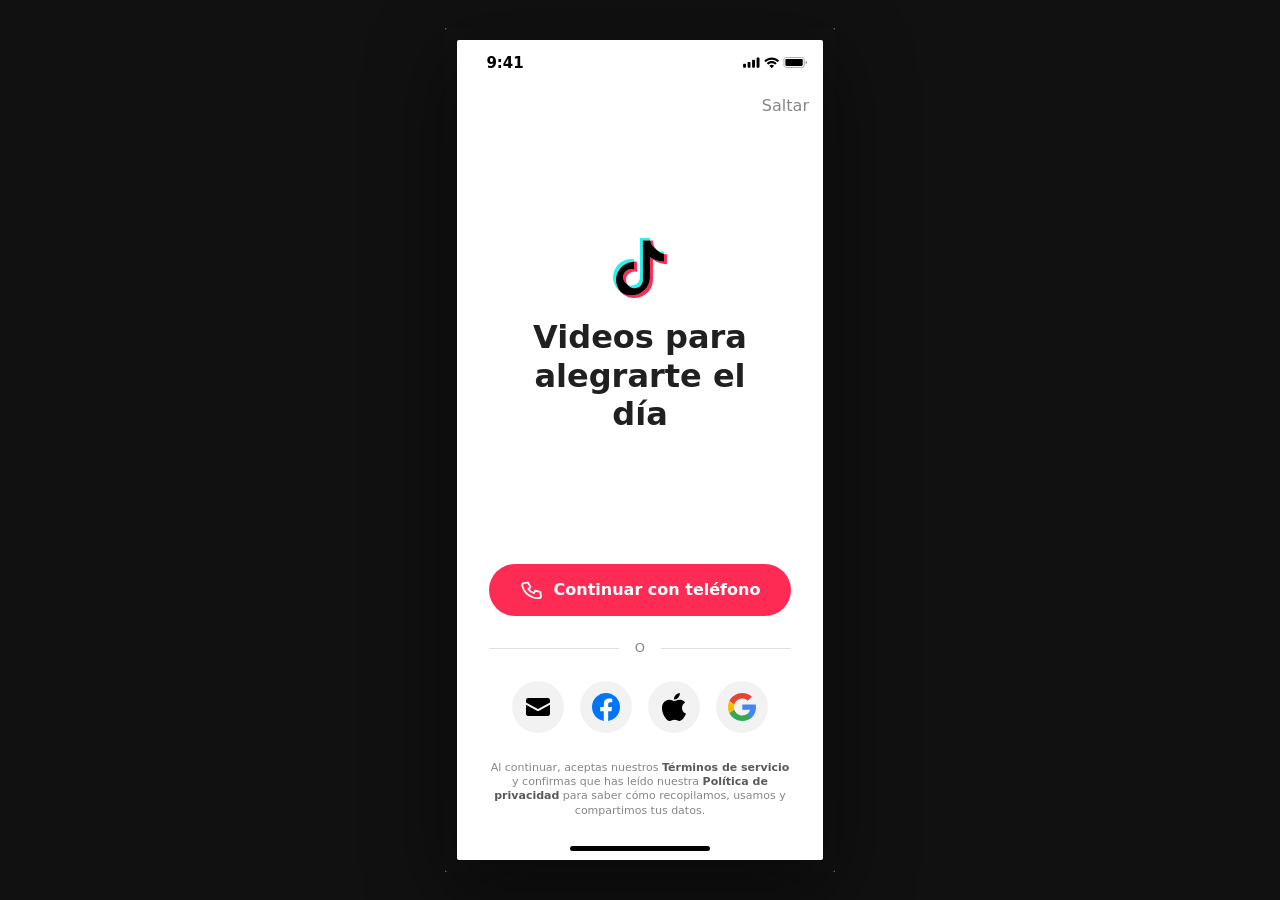
<file: index.html>
<!DOCTYPE html>
<html lang="es">
<head>
  <meta charset="UTF-8" />
  <meta name="viewport" content="width=device-width, initial-scale=1.0, viewport-fit=cover" />
  <title>Flujo de onboarding - Pasos 1~3</title>
  <style>
    * { box-sizing: border-box; }
    body {
      margin: 0;
      min-height: 100dvh;
      background: #111;
      display: grid;
      place-items: center;
      font-family: -apple-system, BlinkMacSystemFont, "Segoe UI", sans-serif;
      padding: 12px;
    }
    .shell {
      width: min(390px, calc(100vw - 24px));
      height: min(844px, calc(100dvh - 24px));
      border-radius: 2px;
      overflow: hidden;
      box-shadow: 0 24px 80px rgba(0, 0, 0, 0.45);
      background: #fff;
    }
    iframe {
      width: 100%;
      height: 100%;
      border: 0;
      display: block;
      background: #fff;
    }
  </style>
</head>
<body>
  <main class="shell" aria-label="Contenedor de pasos de onboarding">
    <iframe
      id="flowFrame"
      title="Flujo de onboarding"
      src="./figma-onboarding-1643-364778.html"
      loading="eager"
      referrerpolicy="no-referrer"
    ></iframe>
  </main>

  <script>
    (function () {
      var frame = document.getElementById("flowFrame");
      var STEP_SRC = {
        1: "./figma-onboarding-1643-364778.html",
        2: "./figma-onboarding-1455-32069.html",
        3: "./figma-onboarding-1647-533575.html"
      };

      function setStep(step) {
        var target = STEP_SRC[step];
        if (!target) return;
        frame.src = target;
      }

      window.addEventListener("message", function (event) {
        var data = event && event.data ? event.data : null;
        if (!data || data.type !== "onboarding-flow") return;
        setStep(Number(data.step));
      });
    })();
  </script>
</body>
</html>
</file>
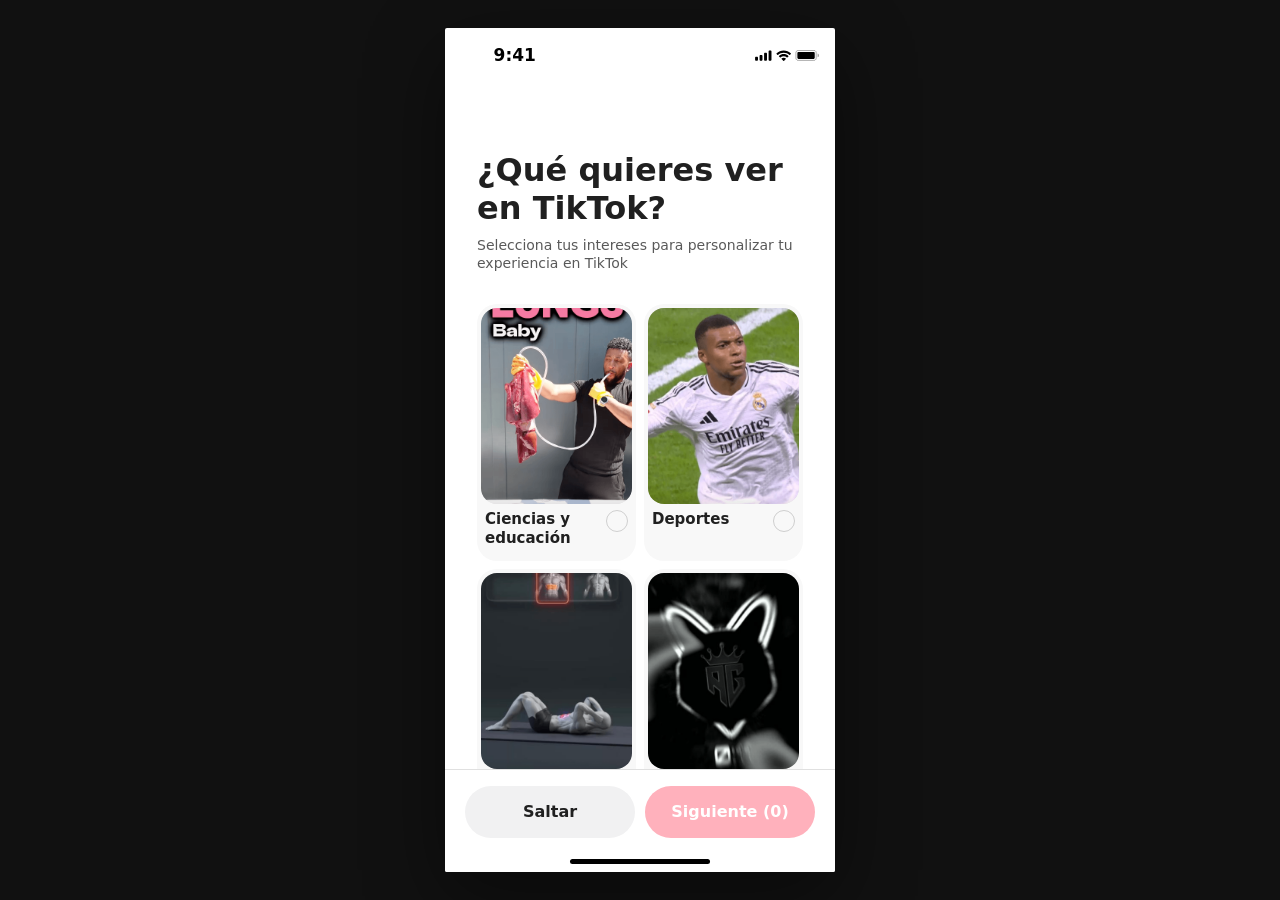
<file: figma-onboarding-1455-32069.html>
<!DOCTYPE html>
<html lang="es">
<head>
  <meta charset="UTF-8" />
  <meta name="viewport" content="width=device-width, initial-scale=1.0, viewport-fit=cover" />
  <title>Paso 2 Selecciona tus intereses — Figma 1455:32069</title>
  <link rel="stylesheet" href="./assets/css/style.css" />
</head>
<body>
  <div
    class="device"
    data-figma-file-key="70QQ04B6k7KbV7tcD9Y438"
    data-figma-node-id="1455:32069"
    data-figma-dev-url="https://www.figma.com/design/70QQ04B6k7KbV7tcD9Y438/%F0%9F%91%8B-2026-onboading?node-id=1455-32069&amp;m=dev"
    data-onboarding-step="2"
    data-onboarding-page="interests"
  >
    <header class="p1455__status" aria-hidden="true">
      <span class="p1455__status-time">9:41</span>
      <div class="p1455__status-levels">
        <img src="./nuj-figma-assets/6d2924f68b3896226652171779a87f6ce65ec958.svg" alt="" width="66" height="11" draggable="false" />
      </div>
    </header>

    <div class="p1455__nav" aria-hidden="true"></div>

    <main class="p1455__main" aria-label="Paso 2: Selecciona tus intereses">
      <div class="p1455__copy">
        <h1 class="p1455__title">¿Qué quieres ver en TikTok?</h1>
        <p class="p1455__sub">Selecciona tus intereses para personalizar tu experiencia en TikTok</p>
      </div>
      <div class="p1455__grid" id="interestGrid" role="group" aria-label="Intereses"></div>
    </main>

    <footer class="p1455__footer">
      <div class="p1455__btn-row">
        <button type="button" class="p1455__btn p1455__btn--skip" id="btnSkip">Saltar</button>
        <button type="button" class="p1455__btn p1455__btn--next" id="btnNext" disabled>Siguiente (0)</button>
      </div>
      <div class="p1455__home" aria-hidden="true"></div>
    </footer>
  </div>

  <script src="./assets/js/components/interestCard.js"></script>
  <script src="./assets/js/app.js"></script>
</body>
</html>
</file>
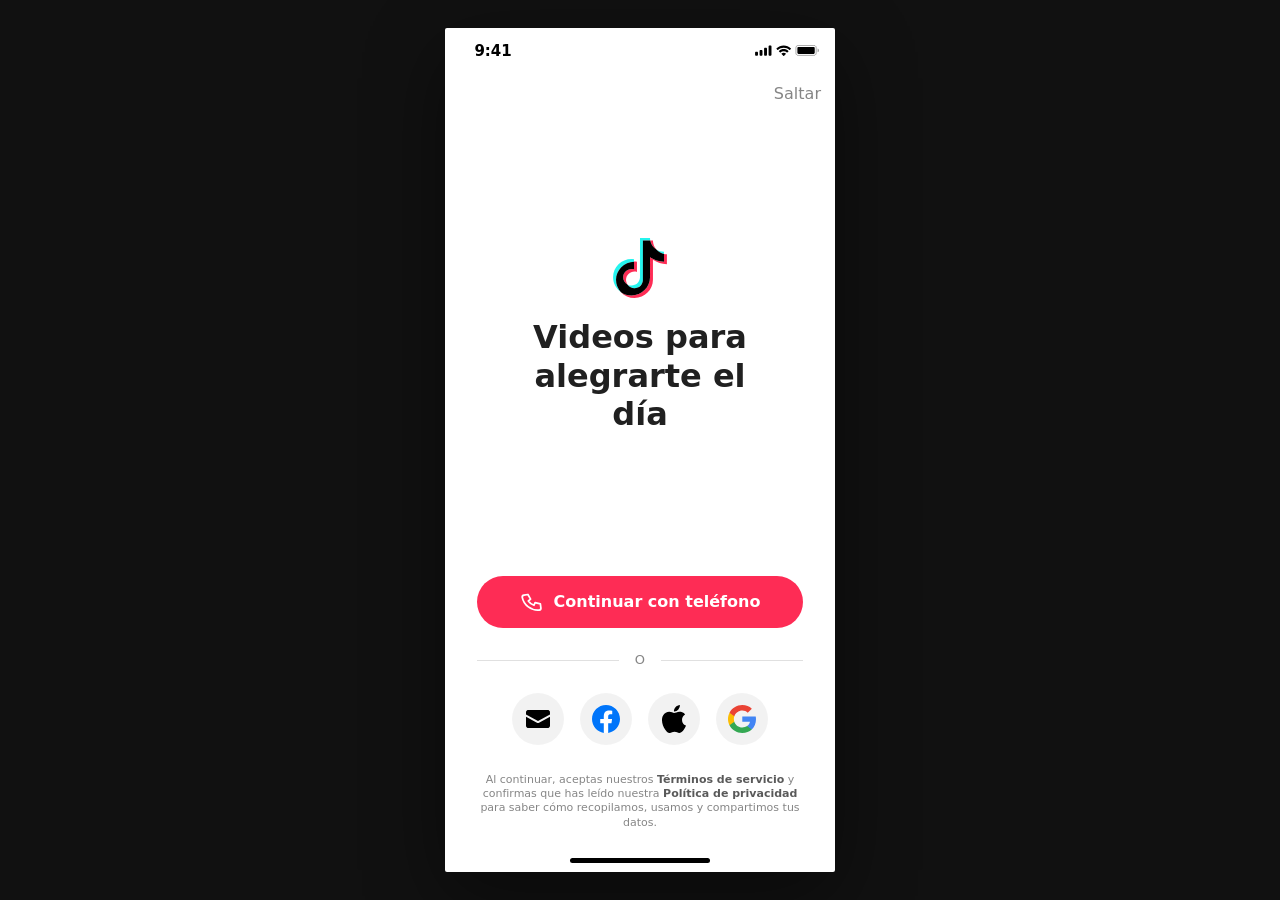
<file: figma-onboarding-1643-364778.html>
<!DOCTYPE html>
<html lang="es">
<head>
  <meta charset="UTF-8" />
  <meta name="viewport" content="width=device-width, initial-scale=1.0, viewport-fit=cover" />
  <title>Paso 1 Registro e inicio de sesión — Figma 1643:364778</title>
  <style>
    :root {
      --ui-page-flat-1: #ffffff;
      --ui-text-1-display: #202020;
      --ui-text-3: rgba(0, 0, 0, 0.48);
      --ui-text-2: rgba(0, 0, 0, 0.65);
      --ui-shape-neutral-3: rgba(0, 0, 0, 0.12);
      --cta-primary: #fe2c55;
      --cta-primary-press: #e61e4a;
      --phone-w: 390px;
      --font-sans: "TikTok Sans", system-ui, -apple-system, "SF Pro Text", "Segoe UI", sans-serif;
      --font-text: "TikTok Text", system-ui, -apple-system, "SF Pro Text", sans-serif;
      --font-sf: "SF Pro Text", -apple-system, system-ui, sans-serif;
    }

    * {
      box-sizing: border-box;
    }

    body {
      margin: 0;
      min-height: 100dvh;
      background: #111;
      display: flex;
      align-items: center;
      justify-content: center;
      padding: max(12px, env(safe-area-inset-top)) max(12px, env(safe-area-inset-right)) max(12px, env(safe-area-inset-bottom)) max(12px, env(safe-area-inset-left));
      font-family: var(--font-sans);
    }

    .device {
      width: min(var(--phone-w), 100vw - 24px);
      max-width: var(--phone-w);
      min-height: min(844px, 100dvh - 24px);
      max-height: min(844px, 100dvh - 24px);
      background: var(--ui-page-flat-1);
      display: flex;
      flex-direction: column;
      overflow: hidden;
      box-shadow: 0 24px 80px rgba(0, 0, 0, 0.45);
      border-radius: 2px;
    }

    .p1643 {
      flex: 1 1 auto;
      min-height: 0;
      display: flex;
      flex-direction: column;
      align-items: stretch;
      width: 100%;
      color: var(--ui-text-1-display);
    }

    .p1643__status {
      flex-shrink: 0;
      height: 44px;
      position: relative;
      overflow: hidden;
      padding-top: max(0px, env(safe-area-inset-top, 0px));
    }

    .p1643__status-time {
      position: absolute;
      left: 48px;
      top: 14px;
      transform: translateX(-50%);
      font-family: var(--font-sf);
      font-weight: 600;
      font-size: 15px;
      line-height: 18px;
      letter-spacing: -0.045px;
      color: #000000;
      text-align: center;
      width: 54px;
    }

    .p1643__status-ico {
      position: absolute;
      right: 14.84px;
      top: 16.8px;
      width: 66.161px;
      height: 11px;
    }

    .p1643__status-ico img {
      display: block;
      width: 100%;
      height: 100%;
      object-fit: contain;
    }

    .p1643__nav {
      flex-shrink: 0;
      height: 44px;
      display: flex;
      align-items: center;
      justify-content: flex-end;
      padding: 0 6px;
    }

    .p1643__skip {
      height: 44px;
      display: flex;
      align-items: center;
      justify-content: center;
      padding: 0 8px;
      border: none;
      background: transparent;
      font-family: var(--font-text);
      font-weight: 400;
      font-size: 16px;
      line-height: 1.3;
      letter-spacing: 0.0296px;
      color: var(--ui-text-3);
      cursor: pointer;
    }

    .p1643__skip:hover {
      color: var(--ui-text-1-display);
    }

    .p1643__hero {
      flex: 1 1 auto;
      min-height: 0;
      display: flex;
      flex-direction: column;
      align-items: center;
      justify-content: center;
      padding: 20px 32px;
    }

    .p1643__hero-inner {
      width: 240px;
      max-width: 100%;
      display: flex;
      flex-direction: column;
      align-items: center;
      gap: 20px;
    }

    .p1643__logo {
      width: 60px;
      height: 60px;
      position: relative;
      flex-shrink: 0;
      display: flex;
      align-items: center;
      justify-content: center;
    }

    .p1643__logo img {
      width: 100%;
      height: 100%;
      object-fit: contain;
      display: block;
    }

    .p1643__title {
      margin: 0;
      font-family: var(--font-sans);
      font-weight: 700;
      font-size: 32px;
      line-height: 1.2;
      text-align: center;
      color: var(--ui-text-1-display);
    }

    .p1643__actions {
      flex-shrink: 0;
      display: flex;
      flex-direction: column;
      align-items: center;
      gap: 24px;
      padding: 20px 32px;
      width: 100%;
    }

    .p1643__btn-primary {
      width: 100%;
      max-width: 326px;
      min-height: 52px;
      padding: 0 24px;
      border: none;
      border-radius: 999px;
      background: var(--cta-primary);
      color: #ffffff;
      font-family: var(--font-sans);
      font-weight: 600;
      font-size: 16px;
      line-height: 1.3;
      display: inline-flex;
      align-items: center;
      justify-content: center;
      gap: 10px;
      cursor: pointer;
    }

    .p1643__btn-primary:hover {
      background: var(--cta-primary-press);
    }

    .p1643__btn-primary-ico {
      width: 24px;
      height: 24px;
      flex-shrink: 0;
      display: inline-flex;
      align-items: center;
      justify-content: center;
      color: #ffffff;
    }

    .p1643__btn-primary-svg {
      display: block;
      width: 100%;
      height: 100%;
    }

    .p1643__or-row {
      width: 100%;
      max-width: 342px;
      display: flex;
      align-items: center;
      justify-content: center;
      gap: 0;
    }

    .p1643__or-line {
      flex: 1 1 0;
      min-width: 0;
      height: 1px;
      border-top: 0.5px solid var(--ui-shape-neutral-3);
    }

    .p1643__or-text {
      flex-shrink: 0;
      padding: 0 16px;
      font-family: var(--font-text);
      font-weight: 400;
      font-size: 13px;
      line-height: 1.3;
      letter-spacing: 0.1266px;
      color: var(--ui-text-3);
    }

    .p1643__social {
      display: flex;
      flex-direction: row;
      align-items: flex-start;
      justify-content: center;
      gap: 16px;
    }

    .p1643__social-btn {
      position: relative;
      width: 52px;
      height: 52px;
      flex-shrink: 0;
      border: none;
      padding: 0;
      background: transparent;
      cursor: pointer;
    }

    .p1643__social-btn:focus-visible {
      outline: 2px solid #0066ff;
      outline-offset: 2px;
    }

    .p1643__social-bg {
      position: absolute;
      inset: 0;
      display: flex;
      align-items: center;
      justify-content: center;
      pointer-events: none;
    }

    .p1643__social-bg img {
      display: block;
      width: 100%;
      height: 100%;
      object-fit: contain;
    }

    .p1643__social-ico {
      position: absolute;
      left: 50%;
      top: 50%;
      transform: translate(-50%, -50%);
      width: 24px;
      height: 24px;
      display: flex;
      align-items: center;
      justify-content: center;
      pointer-events: none;
    }

    .p1643__social-btn--fb .p1643__social-ico,
    .p1643__social-btn--apple .p1643__social-ico,
    .p1643__social-btn--google .p1643__social-ico {
      width: 28px;
      height: 28px;
    }

    .p1643__social-ico img {
      display: block;
      width: 100%;
      height: 100%;
      object-fit: contain;
    }

    .p1643__legal {
      flex-shrink: 0;
      width: 100%;
    }

    .p1643__legal-inner {
      padding: 8px 32px;
      text-align: center;
    }

    .p1643__legal p {
      margin: 0;
      max-width: 480px;
      margin-inline: auto;
      font-family: var(--font-sans);
      font-weight: 400;
      font-size: 11px;
      line-height: 1.3;
      color: var(--ui-text-3);
    }

    .p1643__legal a {
      font-weight: 600;
      font-size: 11px;
      color: var(--ui-text-2);
      text-decoration: none;
    }

    .p1643__legal a:hover {
      text-decoration: underline;
    }

    .p1643__home-ind {
      height: 34px;
      position: relative;
      flex-shrink: 0;
      width: 100%;
    }

    .p1643__home-ind::after {
      content: "";
      position: absolute;
      left: 50%;
      bottom: 9px;
      transform: translateX(-50%);
      width: 140px;
      height: 5px;
      background: #000000;
      border-radius: 100px;
    }
  </style>
</head>
<body>
  <!-- 流程：第1步 注册登录（本页）→ 第2步 兴趣标签 figma-onboarding-1455-32069.html。Figma: …?node-id=1643-364778 -->
  <div
    class="device"
    data-figma-node-id="1643:364778"
    data-figma-file-key="70QQ04B6k7KbV7tcD9Y438"
    data-onboarding-step="1"
    data-onboarding-page="register"
  >
    <div class="p1643">
      <header class="p1643__status" aria-hidden="true">
        <span class="p1643__status-time">9:41</span>
        <div class="p1643__status-ico">
          <img src="./nuj-figma-assets/6d2924f68b3896226652171779a87f6ce65ec958.svg" alt="" width="66" height="11" draggable="false" />
        </div>
      </header>

      <nav class="p1643__nav" aria-label="Barra superior">
        <button type="button" class="p1643__skip">Saltar</button>
      </nav>

      <section class="p1643__hero" aria-labelledby="p1643-heading">
        <div class="p1643__hero-inner">
          <div class="p1643__logo" aria-hidden="true">
            <img src="./nuj-figma-assets/c121670ba22277f1b0bdeab7ae0c596ea04aa622.svg" alt="" draggable="false" />
          </div>
          <h1 class="p1643__title" id="p1643-heading">Videos para alegrarte el día</h1>
        </div>
      </section>

      <section class="p1643__actions" aria-label="Opciones de acceso">
        <button type="button" class="p1643__btn-primary">
          <span class="p1643__btn-primary-ico" aria-hidden="true">
            <!-- Tabler Icons MIT：折线听筒；略倾斜即可，避免过斜 -->
            <svg
              class="p1643__btn-primary-svg"
              width="24"
              height="24"
              viewBox="0 0 24 24"
              fill="none"
              xmlns="http://www.w3.org/2000/svg"
            >
              <g
                transform="rotate(-8 12 12)"
                fill="none"
                stroke="currentColor"
                stroke-width="1.75"
                stroke-linecap="round"
                stroke-linejoin="round"
              >
                <path
                  d="M5 4h4l2 5l-2.5 1.5a11 11 0 0 0 5 5l1.5 -2.5l5 2v4a2 2 0 0 1 -2 2a16 16 0 0 1 -15 -15a2 2 0 0 1 2 -2"
                />
              </g>
            </svg>
          </span>
          Continuar con teléfono
        </button>

        <div class="p1643__or-row" aria-hidden="true">
          <div class="p1643__or-line"></div>
          <span class="p1643__or-text">O</span>
          <div class="p1643__or-line"></div>
        </div>

        <div class="p1643__social">
          <button type="button" class="p1643__social-btn p1643__social-btn--mail" aria-label="Continuar con correo electrónico">
            <span class="p1643__social-bg">
              <img src="./nuj-figma-assets/1de0d9a28c37dc0dda948b4ae45d65e31fd95b7c.svg" alt="" draggable="false" />
            </span>
            <span class="p1643__social-ico">
              <img src="./nuj-figma-assets/c4d2316e3af59cbbcf126cdddd6c5075a876f9e0.svg" alt="" draggable="false" />
            </span>
          </button>
          <button type="button" class="p1643__social-btn p1643__social-btn--fb" aria-label="Continuar con Facebook">
            <span class="p1643__social-bg">
              <img src="./nuj-figma-assets/1de0d9a28c37dc0dda948b4ae45d65e31fd95b7c.svg" alt="" draggable="false" />
            </span>
            <span class="p1643__social-ico">
              <img src="./nuj-figma-assets/ca8823fa9cf58ee8cb0709624b021b6408cffbde.svg" alt="" draggable="false" />
            </span>
          </button>
          <button type="button" class="p1643__social-btn p1643__social-btn--apple" aria-label="Continuar con Apple">
            <span class="p1643__social-bg">
              <img src="./nuj-figma-assets/1de0d9a28c37dc0dda948b4ae45d65e31fd95b7c.svg" alt="" draggable="false" />
            </span>
            <span class="p1643__social-ico">
              <img src="./nuj-figma-assets/d007ec5322bac3e6441b987381424fd868e66409.svg" alt="" draggable="false" />
            </span>
          </button>
          <button type="button" class="p1643__social-btn p1643__social-btn--google" aria-label="Continuar con Google">
            <span class="p1643__social-bg">
              <img src="./nuj-figma-assets/d2c5f07a7a0eac6dd3509c66dbb3ce092cc28843.svg" alt="" draggable="false" />
            </span>
            <span class="p1643__social-ico">
              <img src="./nuj-figma-assets/6ee7ea19d75d8f033ffcc517d47efa66f743ea14.svg" alt="" draggable="false" />
            </span>
          </button>
        </div>
      </section>

      <footer class="p1643__legal">
        <div class="p1643__legal-inner">
          <p>
            Al continuar, aceptas nuestros
            <a href="#">Términos de servicio</a>
            y confirmas que has leído nuestra
            <a href="#">Política de privacidad</a>
            para saber cómo recopilamos, usamos y compartimos tus datos.
          </p>
        </div>
        <div class="p1643__home-ind" aria-hidden="true"></div>
      </footer>
    </div>
  </div>
  <script>
    (function () {
      /** 第1步 → 第2步；壳页 figma-onboarding.html 内用 postMessage */
      var page2Url = new URL("figma-onboarding-1455-32069.html", window.location.href).href;
      var device = document.querySelector(".device");
      if (!device) return;
      function goStep2() {
        if (window.parent !== window) {
          try {
            window.parent.postMessage({ type: "onboarding-flow", step: 2 }, "*");
            return;
          } catch (e) {}
        }
        window.location.assign(page2Url);
      }
      device.querySelectorAll("button").forEach(function (btn) {
        btn.addEventListener("click", goStep2);
      });
    })();
  </script>
</body>
</html>
</file>
<file: assets/css/style.css>
:root {
  --ui-page-flat-1: #ffffff;
  --ui-page-flat-2: #f8f8f8;
  --ui-text-1-display: #202020;
  --ui-text-2: rgba(0, 0, 0, 0.65);
  --ui-shape-neutral-2: rgba(0, 0, 0, 0.17);
  --ui-shape-neutral-3: rgba(0, 0, 0, 0.12);
  --phone-w: 390px;
  --font-sans: "TikTok Sans", system-ui, -apple-system, "SF Pro Text", "Segoe UI", sans-serif;
  --font-sf: "SF Pro Text", -apple-system, system-ui, sans-serif;
  --cta-primary: #fe2c55;
  --cta-primary-press: #e61e4a;
  --cta-disabled-bg: #ffb1bc;
  --cta-disabled-text: #ffffff;
  --skip-bg: #f1f1f2;
}

* {
  box-sizing: border-box;
}

body {
  margin: 0;
  min-height: 100dvh;
  background: #111;
  display: flex;
  align-items: center;
  justify-content: center;
  padding: max(12px, env(safe-area-inset-top)) max(12px, env(safe-area-inset-right)) max(12px, env(safe-area-inset-bottom)) max(12px, env(safe-area-inset-left));
  font-family: var(--font-sans);
}

.device {
  width: min(var(--phone-w), 100vw - 24px);
  max-width: var(--phone-w);
  height: min(844px, 100dvh - 24px);
  max-height: min(844px, 100dvh - 24px);
  background: var(--ui-page-flat-1);
  display: flex;
  flex-direction: column;
  overflow: hidden;
  border-radius: 2px;
  box-shadow: 0 24px 80px rgba(0, 0, 0, 0.45);
  position: relative;
}

.p1455__status {
  flex-shrink: 0;
  height: 54px;
  position: relative;
  padding-top: max(0px, env(safe-area-inset-top, 0px));
}

.p1455__status-time {
  position: absolute;
  left: 0;
  top: 0;
  bottom: 0;
  width: 35.75%;
  display: flex;
  align-items: center;
  justify-content: center;
  font-family: var(--font-sf);
  font-weight: 600;
  font-size: 17px;
  line-height: 22px;
  color: #000000;
  text-align: center;
}

.p1455__status-levels {
  position: absolute;
  right: 0;
  top: 0;
  bottom: 0;
  width: 35.75%;
  display: flex;
  align-items: center;
  justify-content: flex-end;
  padding-right: 14.84px;
}

.p1455__status-levels img {
  display: block;
  width: 66.161px;
  height: 11px;
  object-fit: contain;
}

.p1455__nav {
  flex-shrink: 0;
  height: 44px;
  background: var(--ui-page-flat-1);
}

.p1455__main {
  flex: 1 1 auto;
  min-height: 0;
  overflow-y: auto;
  overflow-x: hidden;
  -webkit-overflow-scrolling: touch;
}

.p1455__copy {
  width: 326px;
  max-width: calc(100% - 64px);
  margin: 0 auto;
  padding: 25px 0 8px;
}

.p1455__title {
  margin: 0;
  font-weight: 700;
  font-size: 32px;
  line-height: 1.2;
  color: var(--ui-text-1-display);
}

.p1455__sub {
  margin: 8px 0 0;
  font-weight: 400;
  font-size: 14px;
  line-height: 1.3;
  color: var(--ui-text-2);
}

.p1455__grid {
  width: 100%;
  padding: 24px 32px 40px;
  display: grid;
  grid-template-columns: repeat(2, minmax(0, 1fr));
  gap: 8px;
}

.p1455__card {
  width: 100%;
  margin: 0;
  padding: 4px;
  border: none;
  background: var(--ui-page-flat-2);
  border-radius: 20px;
  cursor: pointer;
  text-align: left;
  display: flex;
  flex-direction: column;
  align-items: stretch;
  gap: 6px;
  font: inherit;
  color: inherit;
  transition: box-shadow 0.15s ease, transform 0.15s ease;
}

.p1455__card:focus-visible {
  outline: 2px solid #0066ff;
  outline-offset: 2px;
}

.p1455__card.is-selected {
  box-shadow: 0 0 0 2px var(--cta-primary);
}

.p1455__thumb {
  position: relative;
  width: 100%;
  aspect-ratio: 189 / 245;
  border-radius: 16px;
  overflow: hidden;
  background: #e8e8e8;
}

.p1455__thumb img {
  position: absolute;
  inset: 0;
  width: 100%;
  height: 100%;
  object-fit: cover;
  display: block;
}

.p1455__row {
  display: flex;
  align-items: flex-start;
  gap: 8px;
  padding: 0 4px 8px;
  width: 100%;
}

.p1455__label {
  flex: 1 1 auto;
  min-width: 0;
  min-height: calc(15px * 1.3 * 2);
  font-weight: 600;
  font-size: 15px;
  line-height: 1.3;
  color: var(--ui-text-1-display);
  display: -webkit-box;
  -webkit-line-clamp: 2;
  -webkit-box-orient: vertical;
  overflow: hidden;
}

.p1455__check {
  flex-shrink: 0;
  width: 22px;
  height: 22px;
  border-radius: 999px;
  border: 1.5px solid var(--ui-shape-neutral-2);
  background: transparent;
  display: flex;
  align-items: center;
  justify-content: center;
  transition: border-color 0.15s ease, background 0.15s ease;
}

.p1455__card.is-selected .p1455__check {
  border-color: var(--cta-primary);
  background: var(--cta-primary);
}

.p1455__check svg {
  width: 12px;
  height: 10px;
  opacity: 0;
}

.p1455__card.is-selected .p1455__check svg {
  opacity: 1;
}

.p1455__footer {
  flex-shrink: 0;
  position: relative;
  z-index: 4;
  background: var(--ui-page-flat-1);
  padding-top: 16px;
  border-top: 0.5px solid var(--ui-shape-neutral-3);
}

.p1455__btn-row {
  display: flex;
  align-items: stretch;
  gap: 10px;
  padding: 0 20px;
}

.p1455__btn {
  flex: 1 1 0;
  min-width: 0;
  min-height: 52px;
  border: none;
  border-radius: 999px;
  font-family: var(--font-sans);
  font-weight: 600;
  font-size: 16px;
  line-height: 1.3;
  cursor: pointer;
  transition: background 0.15s ease, opacity 0.15s ease;
}

.p1455__btn--skip {
  background: var(--skip-bg);
  color: var(--ui-text-1-display);
}

.p1455__btn--skip:hover:not(:disabled) {
  filter: brightness(0.97);
}

.p1455__btn--skip:disabled {
  opacity: 0.38;
  cursor: not-allowed;
  filter: none;
}

.p1455__btn--next {
  background: var(--cta-disabled-bg);
  color: var(--cta-disabled-text);
}

.p1455__btn--next:not(:disabled) {
  background: var(--cta-primary);
  color: #ffffff;
}

.p1455__btn--next:not(:disabled):hover {
  background: var(--cta-primary-press);
}

.p1455__btn--next:disabled {
  cursor: not-allowed;
}

.p1455__home {
  height: 34px;
  position: relative;
  flex-shrink: 0;
}

.p1455__home::after {
  content: "";
  position: absolute;
  left: 50%;
  bottom: 8px;
  transform: translateX(-50%);
  width: 140px;
  height: 5px;
  background: #000000;
  border-radius: 999px;
}
</file>
